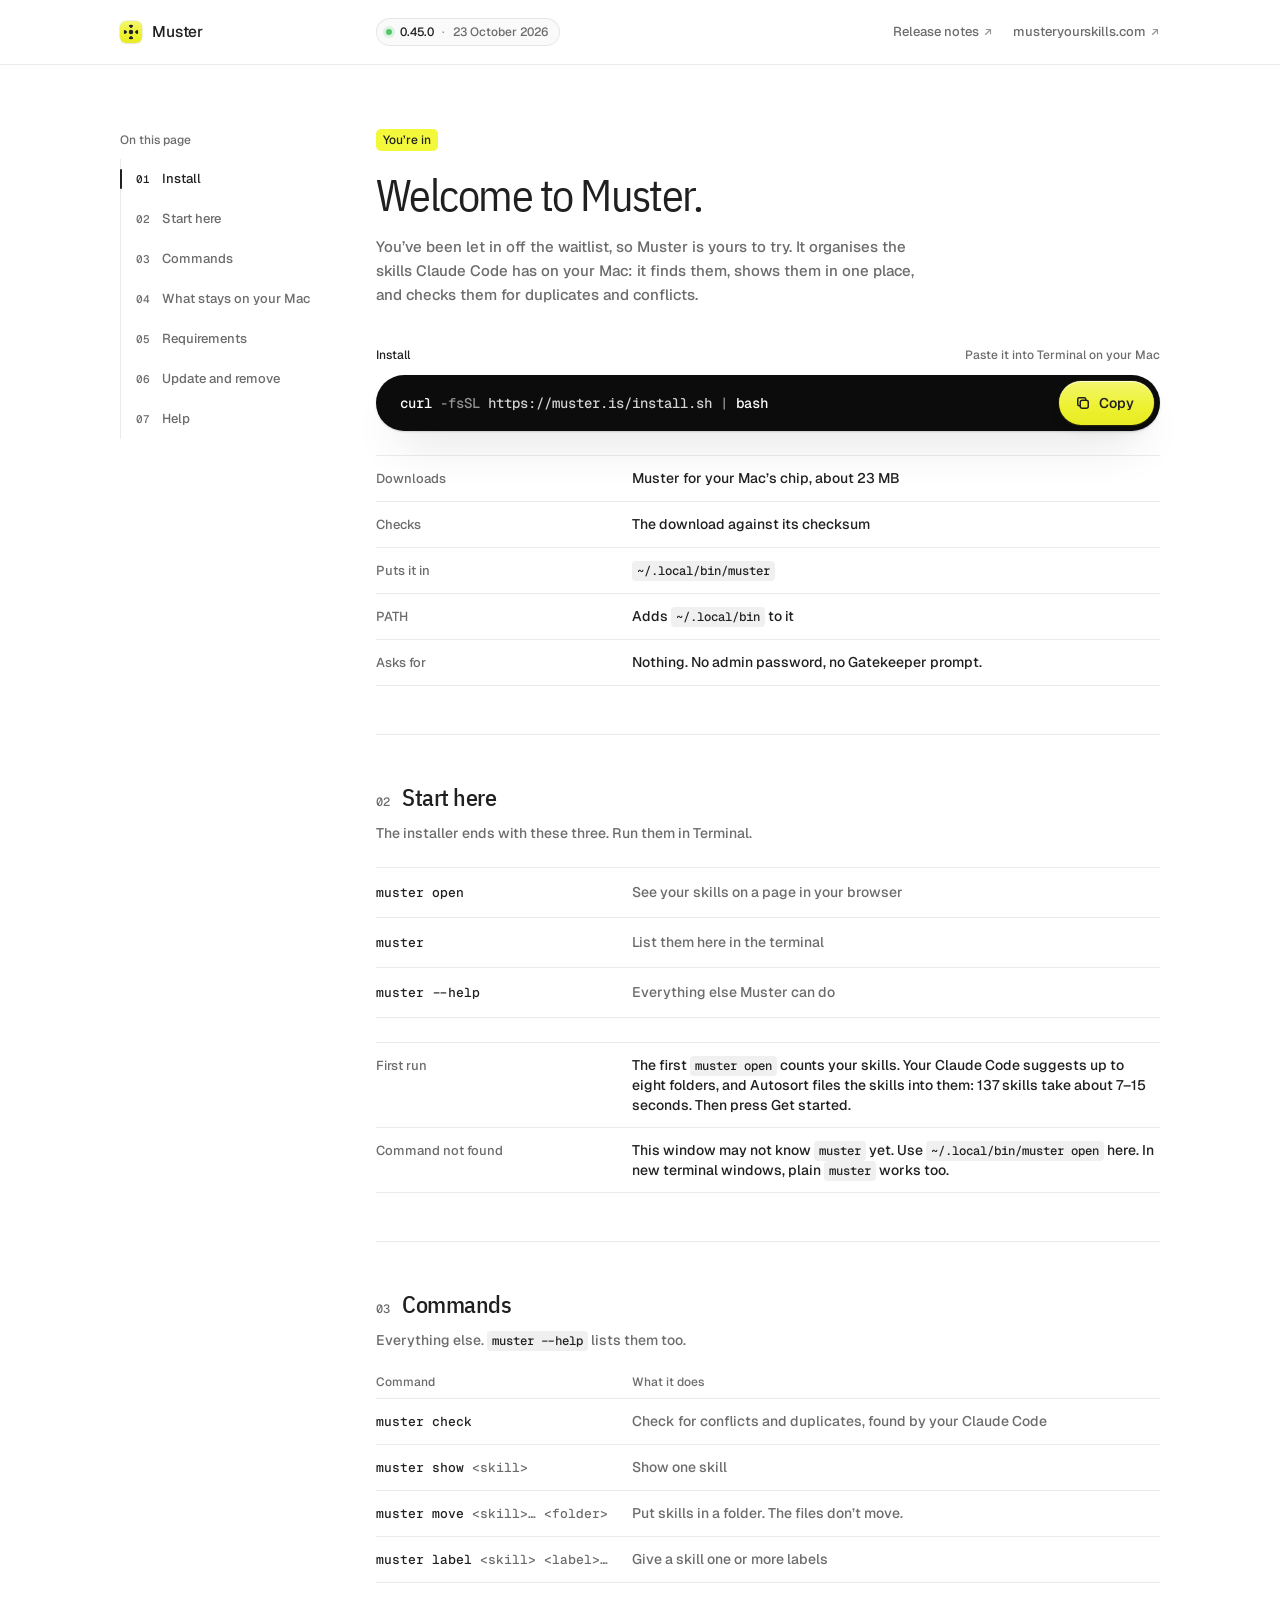
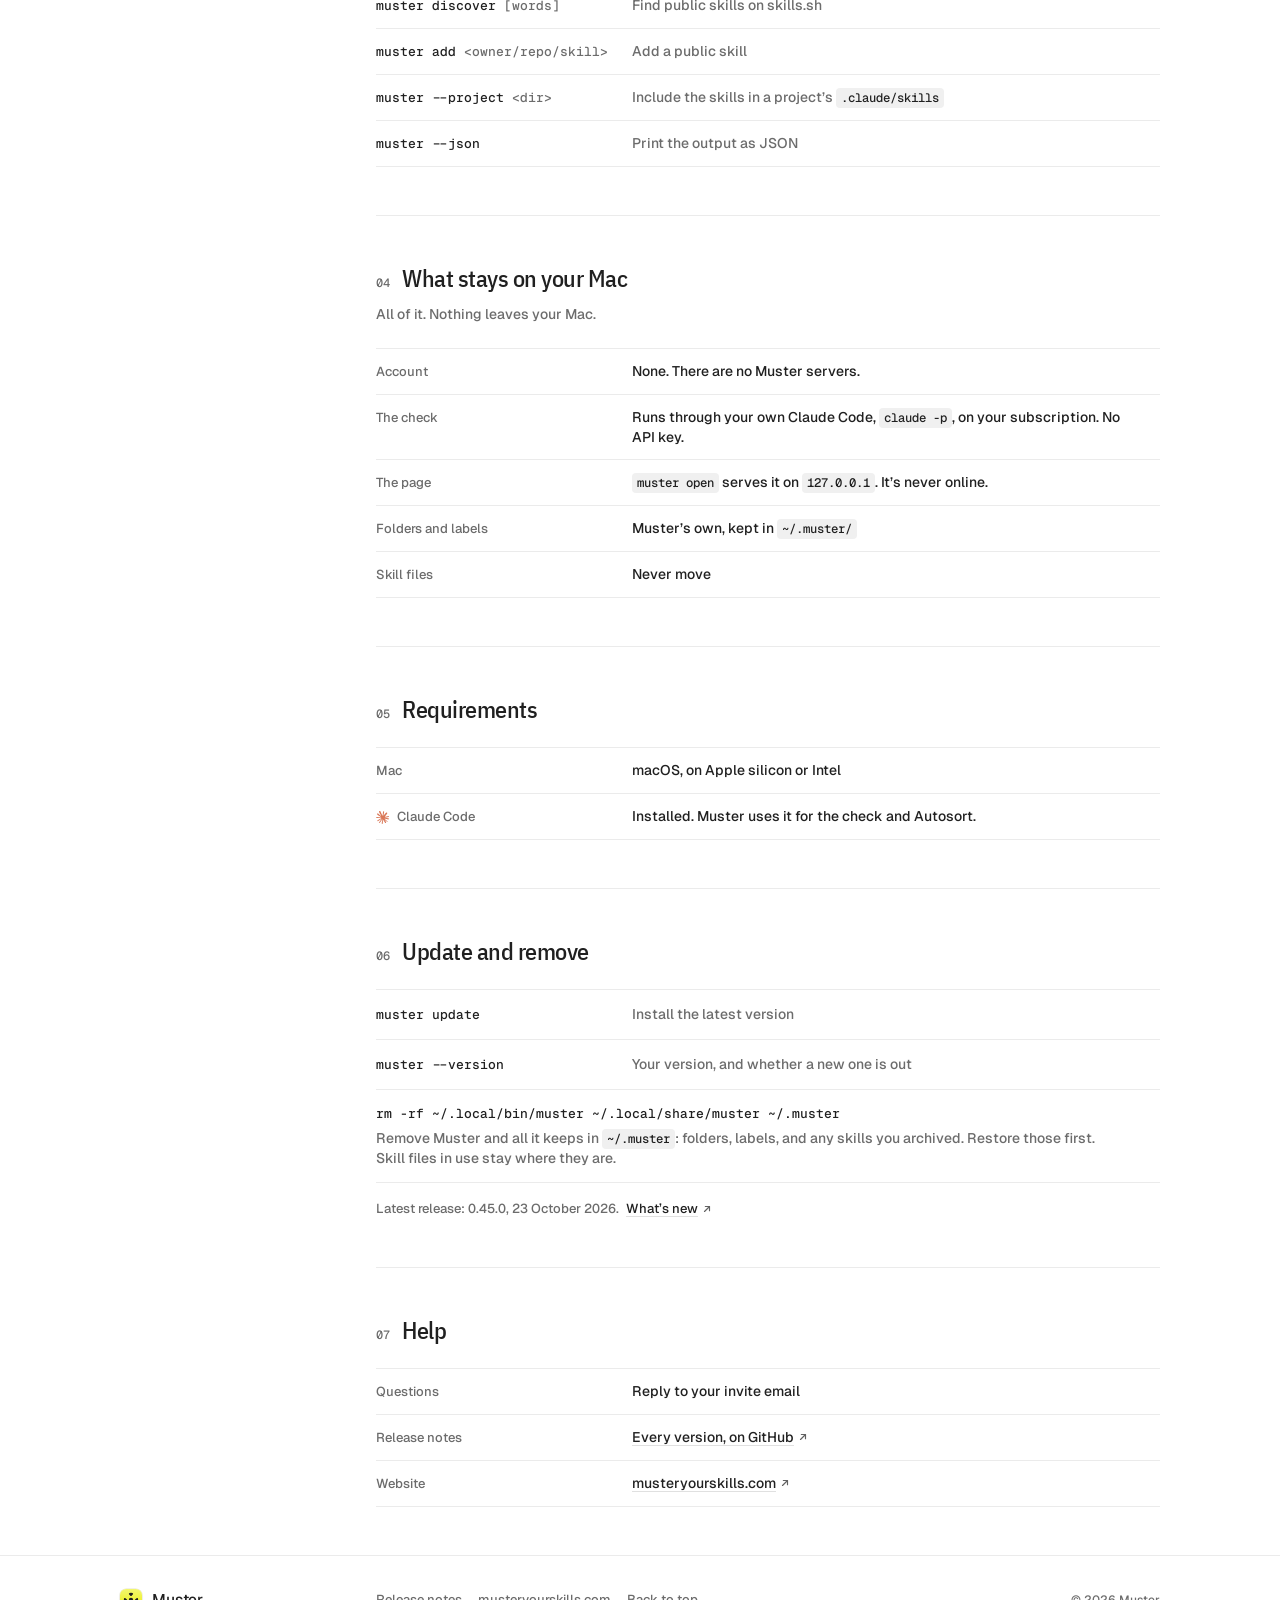
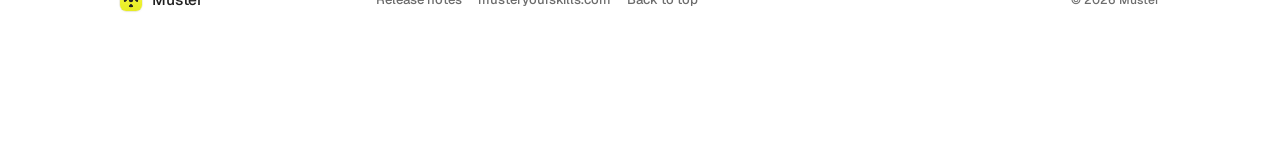
<file: index.html>
<!doctype html>
<!-- Generated by variants/build.py from variants/*/. Edit those files, then run python3 variants/build.py. -->
<html lang="en">
<head>
  <meta charset="utf-8" />
  <meta name="viewport" content="width=device-width, initial-scale=1" />
  <title>Muster: you’re in</title>
  <meta name="description" content="Muster organises the skills Claude Code has on your Mac. It finds them, shows them in one place, and checks them for duplicates and conflicts. Nothing leaves your Mac." />
  <meta name="theme-color" content="#ffffff" />
  <meta property="og:title" content="Muster: you’re in" />
  <meta property="og:description" content="Install Muster with one line: curl -fsSL https://muster.is/install.sh | bash" />
  <meta property="og:type" content="website" />
  <link rel="icon" href="assets/favicon.svg" type="image/svg+xml" />
  <link rel="preconnect" href="https://fonts.googleapis.com" />
  <link rel="preconnect" href="https://fonts.gstatic.com" crossorigin />
  <link href="https://fonts.googleapis.com/css2?family=IBM+Plex+Sans+Condensed:wght@400;500&family=Geist:wght@300..600&family=Geist+Mono:wght@400;500&display=swap" rel="stylesheet" />
  <link rel="stylesheet" href="assets/brand.css" />
  <link rel="stylesheet" href="variants/manual/style.css" />
  <link rel="stylesheet" href="variants/picker.css" />
  <script>window.musterVariants = {}</script>
</head>
<body>
<div class="variant" data-variant-root="manual" data-variant-label="Manual" hidden>
<header class="mn-head" id="manual-top">
  <div class="mn-wrap mn-head__in">
    <a class="brand mn-brand" href="#manual-top"><span class="brand__mark" aria-hidden="true"></span><span>Muster</span></a>
    <div class="mn-head__bar">
      <p class="mn-release"><span class="mn-release__dot" aria-hidden="true"></span><span class="sr-only">Latest release: </span><span data-release="version">0.45.0</span><span class="mn-release__date"><span class="mn-release__sep" aria-hidden="true">·</span><time data-release="date" datetime="2026-10-23">23 October 2026</time></span></p>
      <nav class="mn-head__nav" aria-label="Elsewhere">
        <a href="https://github.com/musteryourskills/releases/releases">Release notes<svg class="mn-arrow" viewBox="0 0 12 12" aria-hidden="true"><path d="M4 3h5v5M9 3 3 9"/></svg></a>
        <a href="https://musteryourskills.com">musteryourskills.com<svg class="mn-arrow" viewBox="0 0 12 12" aria-hidden="true"><path d="M4 3h5v5M9 3 3 9"/></svg></a>
      </nav>
    </div>
  </div>
</header>

<main class="mn-wrap mn-layout">
  <nav class="mn-toc" aria-label="On this page">
    <p class="mn-toc__label">On this page</p>
    <div class="mn-toc__list">
      <ol>
        <li><a href="#manual-install"><span class="mn-toc__n" aria-hidden="true">01</span>Install</a></li>
        <li><a href="#manual-start"><span class="mn-toc__n" aria-hidden="true">02</span>Start here</a></li>
        <li><a href="#manual-commands"><span class="mn-toc__n" aria-hidden="true">03</span>Commands</a></li>
        <li><a href="#manual-local"><span class="mn-toc__n" aria-hidden="true">04</span>What stays on your Mac</a></li>
        <li><a href="#manual-needs"><span class="mn-toc__n" aria-hidden="true">05</span>Requirements</a></li>
        <li><a href="#manual-update"><span class="mn-toc__n" aria-hidden="true">06</span>Update and remove</a></li>
        <li><a href="#manual-help"><span class="mn-toc__n" aria-hidden="true">07</span>Help</a></li>
      </ol>
      <span class="mn-toc__mark" aria-hidden="true"></span>
    </div>
  </nav>

  <div class="mn-body">
    <section class="mn-sec mn-sec--intro" id="manual-install" aria-labelledby="manual-title">
      <p class="eyebrow">You’re in</p>
      <h1 class="mn-title" id="manual-title">Welcome to Muster<span data-manual-name></span>.</h1>
      <p class="mn-lede">You’ve been let in off the waitlist, so Muster is yours to try. It organises the skills Claude Code has on your Mac: it finds them, shows them in one place, and checks them for duplicates and conflicts.</p>

      <div class="mn-install">
        <div class="mn-install__head">
          <h2 class="mn-label" id="manual-install-h">Install</h2>
          <p class="mn-label__aside">Paste it into Terminal on your Mac</p>
        </div>
        <div class="mn-cmd">
          <code class="mn-cmd__code"><span class="mn-nw"><span class="mn-c-bin">curl</span> <span class="mn-c-dim">-fsSL</span></span> <span class="mn-nw">https://muster.is/install.sh</span> <span class="mn-nw"><span class="mn-c-dim">|</span> <span class="mn-c-bin">bash</span></span></code>
          <button type="button" class="btn btn--primary mn-cmd__copy" data-copy="curl -fsSL https://muster.is/install.sh | bash" aria-label="Copy the install command">
            <span class="mn-ico" aria-hidden="true"><svg viewBox="0 0 16 16"><rect x="5.25" y="5.25" width="8" height="8" rx="2"/><path d="M10.75 5.25v-1a1.5 1.5 0 0 0-1.5-1.5h-5a1.5 1.5 0 0 0-1.5 1.5v5a1.5 1.5 0 0 0 1.5 1.5h1"/></svg><svg viewBox="0 0 16 16"><path d="m3.5 8.5 3 3 6-7"/></svg></span>
            <span class="mn-cmd__labels copy-swap" aria-hidden="true"><span>Copy</span><span>Copied</span></span>
          </button>
        </div>
        <dl class="mn-spec mn-spec--install">
          <div><dt>Downloads</dt><dd>Muster for your Mac’s chip, about 23&nbsp;MB</dd></div>
          <div><dt>Checks</dt><dd>The download against its checksum</dd></div>
          <div><dt>Puts it in</dt><dd><code>~/.local/bin/muster</code></dd></div>
          <div><dt>PATH</dt><dd>Adds <code>~/.local/bin</code> to it</dd></div>
          <div><dt>Asks for</dt><dd>Nothing. No admin password, no Gatekeeper prompt.</dd></div>
        </dl>
      </div>
    </section>

    <section class="mn-sec" id="manual-start" aria-labelledby="manual-start-h">
      <h2 class="mn-h2" id="manual-start-h"><span class="mn-n" aria-hidden="true">02</span>Start here</h2>
      <p class="mn-p">The installer ends with these three. Run them in Terminal.</p>
      <ul class="mn-rows">
        <li class="mn-row">
          <code class="mn-row__cmd">muster open</code>
          <p class="mn-row__desc">See your skills on a page in your browser</p>
          <button type="button" class="mn-copy" data-copy="muster open" aria-label="Copy muster open"><span class="mn-ico" aria-hidden="true"><svg viewBox="0 0 16 16"><rect x="5.25" y="5.25" width="8" height="8" rx="2"/><path d="M10.75 5.25v-1a1.5 1.5 0 0 0-1.5-1.5h-5a1.5 1.5 0 0 0-1.5 1.5v5a1.5 1.5 0 0 0 1.5 1.5h1"/></svg><svg viewBox="0 0 16 16"><path d="m3.5 8.5 3 3 6-7"/></svg></span></button>
        </li>
        <li class="mn-row">
          <code class="mn-row__cmd">muster</code>
          <p class="mn-row__desc">List them here in the terminal</p>
          <button type="button" class="mn-copy" data-copy="muster" aria-label="Copy muster"><span class="mn-ico" aria-hidden="true"><svg viewBox="0 0 16 16"><rect x="5.25" y="5.25" width="8" height="8" rx="2"/><path d="M10.75 5.25v-1a1.5 1.5 0 0 0-1.5-1.5h-5a1.5 1.5 0 0 0-1.5 1.5v5a1.5 1.5 0 0 0 1.5 1.5h1"/></svg><svg viewBox="0 0 16 16"><path d="m3.5 8.5 3 3 6-7"/></svg></span></button>
        </li>
        <li class="mn-row">
          <code class="mn-row__cmd">muster --help</code>
          <p class="mn-row__desc">Everything else Muster can do</p>
          <button type="button" class="mn-copy" data-copy="muster --help" aria-label="Copy muster --help"><span class="mn-ico" aria-hidden="true"><svg viewBox="0 0 16 16"><rect x="5.25" y="5.25" width="8" height="8" rx="2"/><path d="M10.75 5.25v-1a1.5 1.5 0 0 0-1.5-1.5h-5a1.5 1.5 0 0 0-1.5 1.5v5a1.5 1.5 0 0 0 1.5 1.5h1"/></svg><svg viewBox="0 0 16 16"><path d="m3.5 8.5 3 3 6-7"/></svg></span></button>
        </li>
      </ul>
      <dl class="mn-spec">
        <div><dt>First run</dt><dd>The first <code>muster open</code> counts your skills. Your Claude Code suggests up to eight folders, and Autosort files the skills into them: 137 skills take about 7–15 seconds. Then press Get started.</dd></div>
        <div><dt>Command not found</dt><dd>This window may not know <code>muster</code> yet. Use <code>~/.local/bin/muster open</code> here. In new terminal windows, plain <code>muster</code> works too.</dd></div>
      </dl>
    </section>

    <section class="mn-sec" id="manual-commands" aria-labelledby="manual-commands-h">
      <h2 class="mn-h2" id="manual-commands-h"><span class="mn-n" aria-hidden="true">03</span>Commands</h2>
      <p class="mn-p">Everything else. <code>muster --help</code> lists them too.</p>
      <table class="mn-table">
        <thead><tr><th scope="col">Command</th><th scope="col">What it does</th></tr></thead>
        <tbody>
          <tr><td><code>muster check</code></td><td>Check for conflicts and duplicates, found by your Claude Code</td></tr>
          <tr><td><code>muster show <span class="mn-ph">&lt;<var>skill</var>&gt;</span></code></td><td>Show one skill</td></tr>
          <tr><td><code>muster move <span class="mn-ph">&lt;<var>skill</var>&gt;…</span> <span class="mn-ph">&lt;<var>folder</var>&gt;</span></code></td><td>Put skills in a folder. The files don’t move.</td></tr>
          <tr><td><code>muster label <span class="mn-ph">&lt;<var>skill</var>&gt;</span> <span class="mn-ph">&lt;<var>label</var>&gt;…</span></code></td><td>Give a skill one or more labels</td></tr>
          <tr><td><code>muster discover <span class="mn-ph">[<var>words</var>]</span></code></td><td>Find public skills on skills.sh</td></tr>
          <tr><td><code>muster add <span class="mn-ph">&lt;<var>owner/repo/skill</var>&gt;</span></code></td><td>Add a public skill</td></tr>
          <tr><td><code>muster --project <span class="mn-ph">&lt;<var>dir</var>&gt;</span></code></td><td>Include the skills in a project’s <code>.claude/skills</code></td></tr>
          <tr><td><code>muster --json</code></td><td>Print the output as JSON</td></tr>
        </tbody>
      </table>
    </section>

    <section class="mn-sec" id="manual-local" aria-labelledby="manual-local-h">
      <h2 class="mn-h2" id="manual-local-h"><span class="mn-n" aria-hidden="true">04</span>What stays on your Mac</h2>
      <p class="mn-p">All of it. Nothing leaves your Mac.</p>
      <dl class="mn-spec">
        <div><dt>Account</dt><dd>None. There are no Muster servers.</dd></div>
        <div><dt>The check</dt><dd>Runs through your own Claude Code, <code>claude -p</code>, on your subscription. No API key.</dd></div>
        <div><dt>The page</dt><dd><code>muster open</code> serves it on <code>127.0.0.1</code>. It’s never online.</dd></div>
        <div><dt>Folders and labels</dt><dd>Muster’s own, kept in <code>~/.muster/</code></dd></div>
        <div><dt>Skill files</dt><dd>Never move</dd></div>
      </dl>
    </section>

    <section class="mn-sec" id="manual-needs" aria-labelledby="manual-needs-h">
      <h2 class="mn-h2" id="manual-needs-h"><span class="mn-n" aria-hidden="true">05</span>Requirements</h2>
      <dl class="mn-spec">
        <div><dt>Mac</dt><dd>macOS, on Apple silicon or Intel</dd></div>
        <div><dt><span class="mn-claude" aria-hidden="true"></span>Claude Code</dt><dd>Installed. Muster uses it for the check and Autosort.</dd></div>
      </dl>
    </section>

    <section class="mn-sec" id="manual-update" aria-labelledby="manual-update-h">
      <h2 class="mn-h2" id="manual-update-h"><span class="mn-n" aria-hidden="true">06</span>Update and remove</h2>
      <ul class="mn-rows">
        <li class="mn-row">
          <code class="mn-row__cmd">muster update</code>
          <p class="mn-row__desc">Install the latest version</p>
          <button type="button" class="mn-copy" data-copy="muster update" aria-label="Copy muster update"><span class="mn-ico" aria-hidden="true"><svg viewBox="0 0 16 16"><rect x="5.25" y="5.25" width="8" height="8" rx="2"/><path d="M10.75 5.25v-1a1.5 1.5 0 0 0-1.5-1.5h-5a1.5 1.5 0 0 0-1.5 1.5v5a1.5 1.5 0 0 0 1.5 1.5h1"/></svg><svg viewBox="0 0 16 16"><path d="m3.5 8.5 3 3 6-7"/></svg></span></button>
        </li>
        <li class="mn-row">
          <code class="mn-row__cmd">muster --version</code>
          <p class="mn-row__desc">Your version, and whether a new one is out</p>
          <button type="button" class="mn-copy" data-copy="muster --version" aria-label="Copy muster --version"><span class="mn-ico" aria-hidden="true"><svg viewBox="0 0 16 16"><rect x="5.25" y="5.25" width="8" height="8" rx="2"/><path d="M10.75 5.25v-1a1.5 1.5 0 0 0-1.5-1.5h-5a1.5 1.5 0 0 0-1.5 1.5v5a1.5 1.5 0 0 0 1.5 1.5h1"/></svg><svg viewBox="0 0 16 16"><path d="m3.5 8.5 3 3 6-7"/></svg></span></button>
        </li>
        <li class="mn-row mn-row--wide">
          <code class="mn-row__cmd"><span class="mn-nw">rm -rf</span> <span class="mn-nw">~/.local/bin/muster</span> <span class="mn-nw">~/.local/share/muster</span> <span class="mn-nw">~/.muster</span></code>
          <p class="mn-row__desc">Remove Muster and all it keeps in <code>~/.muster</code>: folders, labels, and any skills you archived. Restore those first. Skill files in use stay where they are.</p>
          <button type="button" class="mn-copy" data-copy="rm -rf ~/.local/bin/muster ~/.local/share/muster ~/.muster" aria-label="Copy the remove command"><span class="mn-ico" aria-hidden="true"><svg viewBox="0 0 16 16"><rect x="5.25" y="5.25" width="8" height="8" rx="2"/><path d="M10.75 5.25v-1a1.5 1.5 0 0 0-1.5-1.5h-5a1.5 1.5 0 0 0-1.5 1.5v5a1.5 1.5 0 0 0 1.5 1.5h1"/></svg><svg viewBox="0 0 16 16"><path d="m3.5 8.5 3 3 6-7"/></svg></span></button>
        </li>
      </ul>
      <p class="mn-meta">Latest release: <span data-release="version">0.45.0</span>, <time data-release="date" datetime="2026-10-23">23 October 2026</time>. <a class="mn-link" data-release="url" href="https://github.com/musteryourskills/releases/releases">What’s new<svg class="mn-arrow" viewBox="0 0 12 12" aria-hidden="true"><path d="M4 3h5v5M9 3 3 9"/></svg></a></p>
    </section>

    <section class="mn-sec" id="manual-help" aria-labelledby="manual-help-h">
      <h2 class="mn-h2" id="manual-help-h"><span class="mn-n" aria-hidden="true">07</span>Help</h2>
      <dl class="mn-spec">
        <div><dt>Questions</dt><dd>Reply to your invite email</dd></div>
        <div><dt>Release notes</dt><dd><a class="mn-link" href="https://github.com/musteryourskills/releases/releases">Every version, on GitHub<svg class="mn-arrow" viewBox="0 0 12 12" aria-hidden="true"><path d="M4 3h5v5M9 3 3 9"/></svg></a></dd></div>
        <div><dt>Website</dt><dd><a class="mn-link" href="https://musteryourskills.com">musteryourskills.com<svg class="mn-arrow" viewBox="0 0 12 12" aria-hidden="true"><path d="M4 3h5v5M9 3 3 9"/></svg></a></dd></div>
      </dl>
    </section>
  </div>
</main>

<footer class="mn-foot">
  <div class="mn-wrap mn-foot__in">
    <a class="brand mn-brand" href="#manual-top"><span class="brand__mark" aria-hidden="true"></span><span>Muster</span></a>
    <div class="mn-foot__bar">
      <nav class="mn-foot__links" aria-label="Footer">
        <a href="https://github.com/musteryourskills/releases/releases">Release notes</a>
        <a href="https://musteryourskills.com">musteryourskills.com</a>
        <a href="#manual-top">Back to top</a>
      </nav>
      <p class="mn-foot__small">© 2026 Muster</p>
    </div>
  </div>
</footer>
</div>
<script src="assets/site.js"></script>
<script src="variants/manual/script.js"></script>
<script src="variants/picker.js"></script>
</body>
</html>
</file>
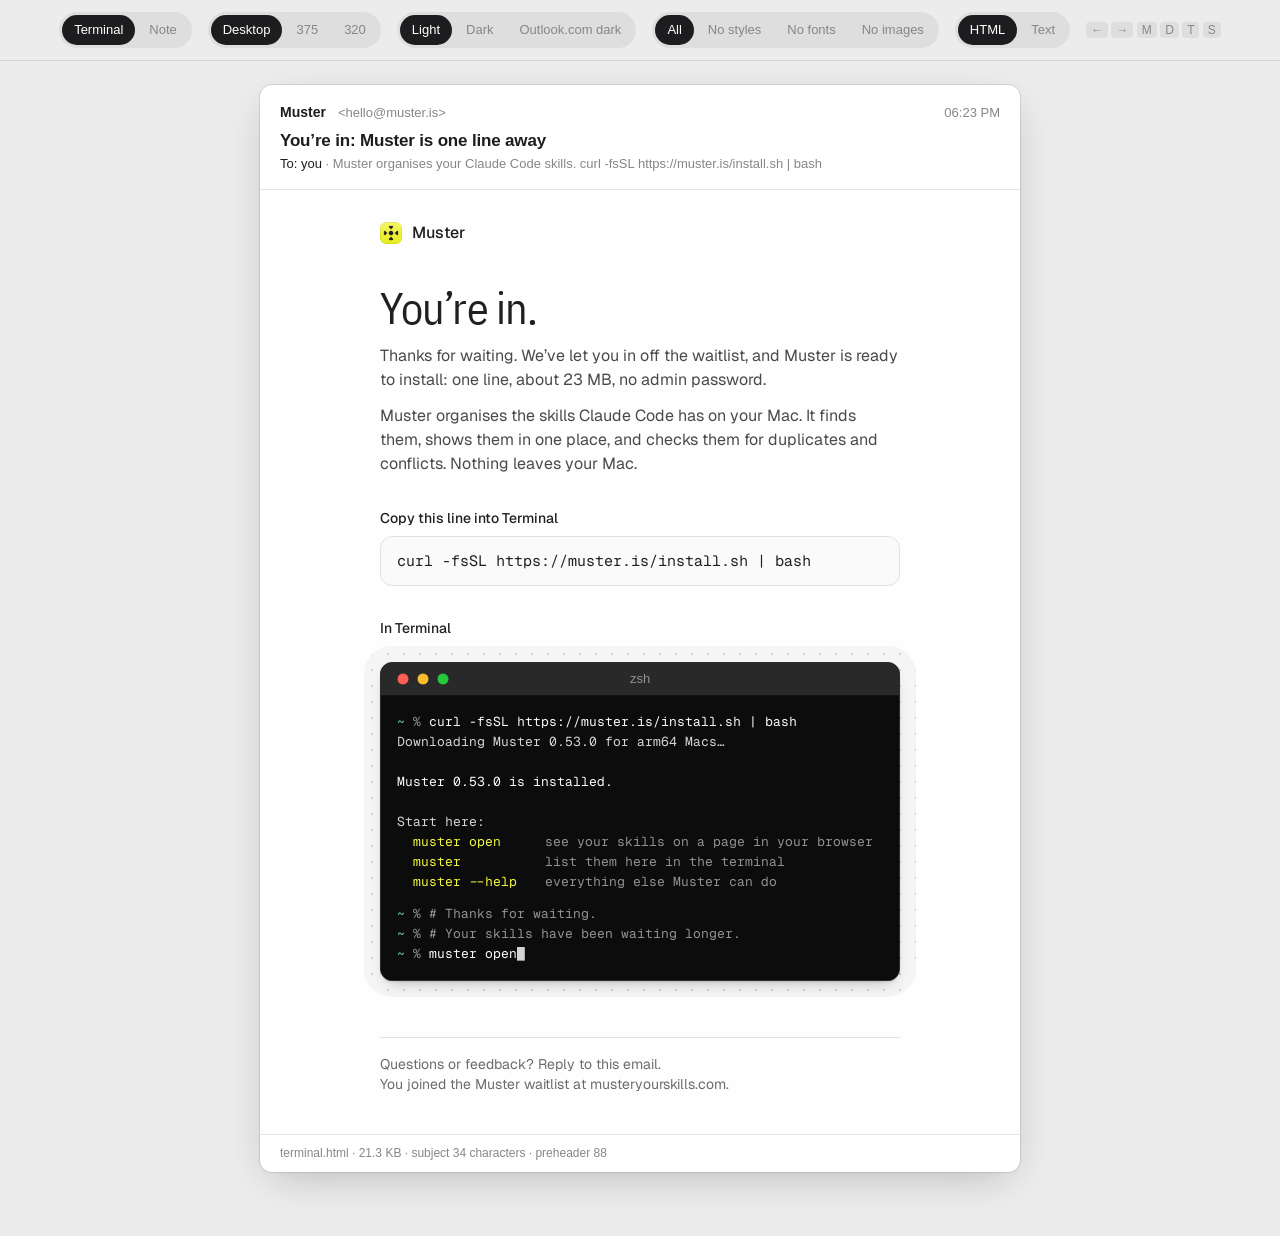
<file: emails/index.html>
<!doctype html>
<!-- The email preview (harness only; delete with the losers). Each email is a standalone,
     send-ready file beside this one: <name>.html and its plain-text part <name>.txt.
     ?email=<name>&width=desktop|mobile|small&scheme=light|dark|outlook&part=html|text&strip=none|styles|fonts|images
     ← → step through the emails, 1–9 jump to one, M width, D appearance, T text, S what's stripped. -->
<html lang="en">
<head>
  <meta charset="utf-8" />
  <meta name="viewport" content="width=device-width, initial-scale=1" />
  <meta name="robots" content="noindex" />
  <title>Muster: invitation emails</title>
  <link rel="icon" href="../assets/favicon.svg" type="image/svg+xml" />
  <style>
    /* Deliberately outside the design system, like variants/picker.css: a neutral mail client. */
    :root { color-scheme: light dark; --bg: #ececec; --pane: #fff; --ink: #1d1d1f; --dim: #86868b; --line: rgb(0 0 0 / .1); --chip: rgb(0 0 0 / .06); --on: #1d1d1f; --on-ink: #fff; }
    html[data-scheme="dark"], html[data-scheme="outlook"] { --bg: #161616; --pane: #1e1e1e; --ink: #f5f5f7; --dim: #98989d; --line: rgb(255 255 255 / .1); --chip: rgb(255 255 255 / .08); --on: #f5f5f7; --on-ink: #1d1d1f; }
    * { box-sizing: border-box; }
    body { margin: 0; min-height: 100vh; background: var(--bg); color: var(--ink); font: 13px/1.4 -apple-system, BlinkMacSystemFont, "Segoe UI", sans-serif; -webkit-font-smoothing: antialiased; }
    .bar { position: sticky; top: 0; z-index: 2; display: flex; flex-wrap: wrap; align-items: center; justify-content: center; gap: 8px 16px; padding: 12px 16px; background: color-mix(in srgb, var(--bg) 88%, transparent); backdrop-filter: blur(12px); -webkit-backdrop-filter: blur(12px); border-bottom: 1px solid var(--line); }
    .seg { display: flex; gap: 2px; padding: 3px; border-radius: 999px; background: var(--chip); }
    .seg button { padding: 6px 12px; border: 0; border-radius: 999px; background: none; color: var(--dim); font: inherit; cursor: pointer; }
    .seg button:hover { color: var(--ink); }
    .seg button[aria-pressed="true"] { background: var(--on); color: var(--on-ink); }
    .seg button:focus-visible { outline: 2px solid var(--ink); outline-offset: 2px; }
    .keys { color: var(--dim); font-size: 12px; }
    .keys kbd { font: inherit; padding: 1px 5px; border-radius: 4px; background: var(--chip); }
    .stage { display: flex; justify-content: center; padding: 24px 16px 64px; }
    .client { width: 100%; max-width: 760px; border-radius: 12px; background: var(--pane); box-shadow: 0 0 0 1px var(--line), 0 12px 40px -12px rgb(0 0 0 / .25); overflow: hidden; transition: max-width .3s cubic-bezier(.23, 1, .32, 1); }
    html[data-width="mobile"] .client { max-width: 375px; border-radius: 28px; }
    html[data-width="small"] .client { max-width: 320px; border-radius: 24px; }
    .head { padding: 18px 20px 16px; border-bottom: 1px solid var(--line); }
    .row { display: flex; align-items: baseline; gap: 12px; }
    .from { font-weight: 600; font-size: 14px; }
    .addr { color: var(--dim); }
    .when { margin-left: auto; color: var(--dim); white-space: nowrap; }
    .subject { margin: 6px 0 2px; font-size: 17px; font-weight: 600; letter-spacing: -.01em; }
    .pre { margin: 0; color: var(--dim); white-space: nowrap; overflow: hidden; text-overflow: ellipsis; }
    .pre b { color: var(--ink); font-weight: 400; }
    .pre .cut { opacity: .45; }
    iframe { display: block; width: 100%; height: 600px; border: 0; background: var(--pane); }
    pre.text { margin: 0; padding: 24px 20px 32px; font: 13px/1.6 ui-monospace, "SF Mono", Menlo, monospace; white-space: pre-wrap; overflow-wrap: anywhere; }
    .meta { margin: 0; padding: 10px 20px; border-top: 1px solid var(--line); color: var(--dim); font-size: 12px; }
  </style>
</head>
<body>
  <nav class="bar" aria-label="Preview">
    <div class="seg" data-group="email" role="group" aria-label="Email"></div>
    <div class="seg" data-group="width" role="group" aria-label="Width"><button type="button" data-value="desktop">Desktop</button><button type="button" data-value="mobile">375</button><button type="button" data-value="small">320</button></div>
    <div class="seg" data-group="scheme" role="group" aria-label="Appearance"><button type="button" data-value="light">Light</button><button type="button" data-value="dark">Dark</button><button type="button" data-value="outlook" title="Outlook.com dark: the [data-ogsc]/[data-ogsb] rules, without prefers-color-scheme">Outlook.com dark</button></div>
    <div class="seg" data-group="strip" role="group" aria-label="Strip"><button type="button" data-value="none">All</button><button type="button" data-value="styles" title="No style blocks or links: the Gmail app with non-Google accounts, forwards">No styles</button><button type="button" data-value="fonts" title="No web fonts: Gmail, Outlook">No fonts</button><button type="button" data-value="images" title="Images off">No images</button></div>
    <div class="seg" data-group="part" role="group" aria-label="Part"><button type="button" data-value="html">HTML</button><button type="button" data-value="text">Text</button></div>
    <span class="keys"><kbd>←</kbd> <kbd>→</kbd> <kbd>M</kbd> <kbd>D</kbd> <kbd>T</kbd> <kbd>S</kbd></span>
  </nav>

  <main class="stage">
    <article class="client" aria-live="polite">
      <header class="head">
        <div class="row"><span class="from">Muster</span><span class="addr" data-from></span><span class="when" data-when></span></div>
        <h1 class="subject" data-subject></h1>
        <p class="pre"><b>To: you</b> · <span data-preheader></span></p>
      </header>
      <iframe title="The email" data-frame></iframe>
      <pre class="text" data-text hidden></pre>
      <p class="meta" data-meta></p>
    </article>
  </main>

  <script>
    // The emails, in picker order. Keep in step with the files in this folder.
    const EMAILS = [['terminal', 'Terminal'], ['note', 'Note']]
    const FROM = 'hello@muster.is'
    const GROUPS = { email: EMAILS.map(([n]) => n), width: ['desktop', 'mobile', 'small'], scheme: ['light', 'dark', 'outlook'], part: ['html', 'text'], strip: ['none', 'styles', 'fonts', 'images'] }
    const $ = (s) => document.querySelector(s)
    const frame = $('[data-frame]'), text = $('[data-text]')
    const cache = new Map()

    $('[data-group="email"]').innerHTML = EMAILS.map(([n, l]) => `<button type="button" data-value="${n}">${l}</button>`).join('')
    const params = new URLSearchParams(location.search)
    const state = Object.fromEntries(Object.entries(GROUPS).map(([k, v]) => [k, v.includes(params.get(k)) ? params.get(k) : v[0]]))
    $('[data-when]').textContent = new Date().toLocaleTimeString([], { hour: '2-digit', minute: '2-digit' })
    $('[data-from]').textContent = `<${FROM}>`

    const get = (url) => cache.get(url) || cache.set(url, fetch(url, { cache: 'no-store' }).then((r) => (r.ok ? r.text() : ''))).get(url)

    // The emails point at https://muster.is/assets/… so they work once sent. Here they load from this
    // checkout instead, so a local preview shows images before they're deployed.
    // Dark previews as Apple Mail does it: the email's prefers-color-scheme rules apply, and the frame's own
    // colour scheme is pinned so the browser's defaults follow the toggle, not the OS. Outlook.com dark puts
    // data-ogsc/data-ogsb on <html> and leaves prefers-color-scheme off, as Outlook.com does. Gmail's forced
    // inversion can't be shown here; it needs a real send.
    const prepare = (html, scheme, strip) => {
      const bust = Date.now() // a changed image shows on reload, not the browser's old copy
      html = html.replace(/https:\/\/muster\.is\/assets\/([^"')\s]+)/g, (_, file) => `${new URL('../assets/', location.href).href}${file}?v=${bust}`)
      const dark = scheme === 'dark'
      html = html
        .replace(/\(\s*prefers-color-scheme\s*:\s*dark\s*\)/g, dark ? '(min-width:0px)' : '(max-width:0px)')
        .replace(/\(\s*prefers-color-scheme\s*:\s*light\s*\)/g, dark ? '(max-width:0px)' : '(min-width:0px)')
      if (scheme === 'outlook') html = html.replace(/<html\b/i, '<html data-ogsc data-ogsb')
      if (strip === 'styles') html = html.replace(/<style\b[\s\S]*?<\/style>/gi, '').replace(/<link\b[^>]*>/gi, '')
      if (strip === 'fonts') html = html.replace(/<link\b[^>]*fonts\.googleapis[^>]*>/gi, '')
      if (strip === 'images') html = html.replace(/(<img\b[^>]*?\s)src="[^"]*"/gi, '$1src=""').replace(/url\([^)]*\)/gi, 'none').replace(/\sbackground="[^"]*"/gi, '')
      // added last, so "No styles" keeps them too: the pinned scheme, and links that open in a new tab as a
      // mail client opens them in the browser (not inside the email, where the page would replace it)
      return html.replace(/<\/head>/i, `<base target="_blank"><style>:root{color-scheme:${dark ? 'dark' : 'light'} only !important}</style></head>`)
    }

    let renderId = 0
    async function render() {
      const id = ++renderId
      document.documentElement.dataset.width = state.width
      document.documentElement.dataset.scheme = state.scheme
      document.querySelectorAll('.seg').forEach((seg) => seg.querySelectorAll('button').forEach((b) => b.setAttribute('aria-pressed', String(b.dataset.value === state[seg.dataset.group]))))
      const url = new URL(location.href)
      Object.entries(state).forEach(([k, v]) => url.searchParams.set(k, v))
      history.replaceState(null, '', url)

      const [html, txt] = await Promise.all([get(`${state.email}.html`), get(`${state.email}.txt`)])
      if (id !== renderId) return
      const doc = new DOMParser().parseFromString(html, 'text/html')
      $('[data-subject]').textContent = doc.title || '(no subject)'
      // phones show about 90 characters of preview: the rest is dimmed
      const pre = (doc.querySelector('[data-preheader]')?.textContent || '').replace(/[\u034f\u200c\u2007\u00ad\ufeff\s]+/g, ' ').trim()
      const preEl = $('[data-preheader]')
      preEl.textContent = pre.slice(0, 90)
      if (pre.length > 90) preEl.append(Object.assign(document.createElement('span'), { className: 'cut', textContent: pre.slice(90) }))
      const kb = new Blob([html]).size / 1024
      $('[data-meta]').textContent = `${state.email}.html · ${kb.toFixed(1)} KB${kb > 102 ? ' · over Gmail’s 102 KB clip' : kb > 75 ? ' · near Gmail’s clip once an ESP rewrites links' : ''} · subject ${doc.title.length} characters · preheader ${pre.length}`

      text.hidden = state.part !== 'text'
      frame.hidden = state.part !== 'html'
      if (state.part === 'text') { text.textContent = txt || '(no plain-text part yet)'; return }
      frame.srcdoc = prepare(html, state.scheme, state.strip)
    }

    // The iframe takes the email's height, so the page scrolls like a mail client does
    const fit = () => { try { frame.style.height = `${frame.contentDocument.documentElement.scrollHeight}px` } catch {} }
    let watching = null
    frame.addEventListener('load', () => {
      fit()
      frame.contentDocument?.fonts?.ready.then(fit)
      watching?.disconnect()
      watching = new ResizeObserver(fit)
      if (frame.contentDocument?.body) watching.observe(frame.contentDocument.body)
    })

    document.querySelectorAll('.seg').forEach((seg) => seg.addEventListener('click', (e) => {
      const b = e.target.closest('button'); if (!b) return
      state[seg.dataset.group] = b.dataset.value; render()
    }))
    const flip = (k) => { const v = GROUPS[k]; state[k] = v[(v.indexOf(state[k]) + 1) % v.length]; render() }
    document.addEventListener('keydown', (e) => {
      if (e.metaKey || e.ctrlKey || e.altKey) return
      const v = GROUPS.email, at = v.indexOf(state.email)
      if (e.key === 'ArrowRight') { state.email = v[(at + 1) % v.length]; render() }
      else if (e.key === 'ArrowLeft') { state.email = v[(at - 1 + v.length) % v.length]; render() }
      else if (/^[1-9]$/.test(e.key) && v[+e.key - 1]) { state.email = v[+e.key - 1]; render() }
      else if (e.key === 'm' || e.key === 'M') flip('width')
      else if (e.key === 'd' || e.key === 'D') flip('scheme')
      else if (e.key === 't' || e.key === 'T') flip('part')
      else if (e.key === 's' || e.key === 'S') flip('strip')
    })
    render()
  </script>
</body>
</html>
</file>
<file: assets/brand.css>
/* ==========================================================================
   muster.is — the brand, shared by every variant.
   Tokens come from the landing page (musteryourskills.com, styles.css :root)
   and the CLI's page (cli/src/lib/ui/app.css): neutral greys, the electric
   yellow accent, Geist for text, Geist Mono for commands, IBM Plex Sans
   Condensed for display. One art surface: the dotted canvas.
   ========================================================================== */

:root {
  --accent: #f4f83b;
  --accent-hi: #f3f76f;
  --accent-mid: #edf12f;
  --accent-lo: #e7ec24;
  --accent-deep: #e0e709;
  --accent-muted: #a9ad00;
  --accent-ink: #202020;
  --accent-edge: 110 105 0;
  --green: #76ef6b;
  --amber: #ff9d2e;
  --red: #ff5263;

  --ink: #202020;
  --ink-2: #252525;
  --muted: #6c6c6c;
  --muted-2: #969696;
  --line: rgb(0 0 0 / .08);
  --line-2: rgb(0 0 0 / .12);
  --surface: #fafafa;
  --surface-2: #f0f0f0;
  --surface-3: #dedede;
  --canvas: #f5f5f5;
  --dot: rgb(0 0 0 / .14);
  --bg: #ffffff;
  --dark: #1c1c1c;

  /* the terminal, as the landing draws it */
  --term-bg: #0c0c0c;
  --term-bar: #292929;
  --term-text: #d4d4d4;
  --term-dim: #929292;
  --term-dir: #70c6cb;
  --term-ok: #54c56a;

  --f-display: "IBM Plex Sans Condensed", "Geist", system-ui, sans-serif;
  --f-body: "Geist", system-ui, -apple-system, sans-serif;
  --f-mono: "Geist Mono", ui-monospace, "SF Mono", Menlo, monospace;

  --ease-out: cubic-bezier(.23, 1, .32, 1);
  --ease-in-out: cubic-bezier(.77, 0, .175, 1);
}

*, *::before, *::after { box-sizing: border-box; }
html { -webkit-text-size-adjust: 100%; }
body {
  margin: 0;
  background: var(--bg);
  color: var(--ink);
  font: 400 15px/1.5 var(--f-body);
  -webkit-font-smoothing: antialiased;
  text-rendering: optimizeLegibility;
  overflow-x: clip;
}
img, svg { display: block; }
a { color: inherit; }
button { font: inherit; color: inherit; }
code, kbd, pre { font-family: var(--f-mono); }
::selection { background: var(--accent); color: var(--accent-ink); }
:focus-visible { outline: 2px solid var(--ink); outline-offset: 3px; border-radius: 6px; }
[hidden] { display: none !important; }
.sr-only { position: absolute; width: 1px; height: 1px; overflow: hidden; clip: rect(0 0 0 0); white-space: nowrap; }

/* the one art surface */
.canvas {
  background-color: var(--canvas);
  background-image: radial-gradient(var(--dot) 1px, transparent 1.3px);
  background-size: 16px 16px;
  background-position: -4px -4px;
}

/* the logo: the accent tile with the ink glyph on it */
.brand { display: inline-flex; align-items: center; gap: 10px; font: 500 15.5px/1 var(--f-body); letter-spacing: -.01em; color: var(--ink); text-decoration: none; }
.brand__mark { position: relative; display: inline-block; flex: none; width: 22px; height: 22px; border-radius: 6px;
  background: linear-gradient(var(--accent-hi) 0%, var(--accent-mid) 60%, var(--accent-lo) 100%);
  box-shadow: 0 0 0 .5px rgb(var(--accent-edge) / .18), 0 1px 2px rgb(var(--accent-edge) / .08); }
.brand__mark::before { content: ""; position: absolute; inset: 0; background: var(--accent-ink); -webkit-mask: url(mark.svg) center / 100% 100% no-repeat; mask: url(mark.svg) center / 100% 100% no-repeat; }

/* buttons: pills with a top-lit gradient, as on the landing */
.btn {
  display: inline-flex; align-items: center; justify-content: center; gap: 8px;
  height: 44px; padding: 0 22px; border-radius: 999px; border: 0;
  font: 550 14px/1 var(--f-body); white-space: nowrap; cursor: pointer; text-decoration: none;
  box-shadow: var(--ring, 0 0 #0000);
  transition: filter .2s ease, background-color .2s ease, color .2s ease, box-shadow .2s ease, transform .16s var(--ease-out);
  -webkit-tap-highlight-color: transparent;
}
.btn:active { transform: scale(.97); }
.btn:focus-visible { outline: 0; box-shadow: var(--ring, 0 0 #0000), 0 0 0 2px #fff, 0 0 0 4px var(--ink); }
.btn--primary {
  --ring: inset 0 1px 0 rgb(255 255 255 / .75), 0 0 0 1px rgb(var(--accent-edge) / .2), 0 1px 2px rgb(var(--accent-edge) / .12), 0 8px 18px -8px rgb(0 0 0 / var(--lift, .18));
  background: linear-gradient(var(--accent-hi) 0%, var(--accent-mid) 60%, var(--accent-lo) 100%);
  color: var(--accent-ink);
}
.btn--soft {
  --ring: 0 0 0 1px rgb(0 0 0 / .1), 0 1px 2px rgb(0 0 0 / .06), 0 4px 10px -4px rgb(0 0 0 / var(--lift, .1));
  background: #fff; color: var(--ink);
}
.btn--dark { background: var(--ink); color: #fff; --ring: 0 1px 2px rgb(0 0 0 / .2), 0 8px 18px -8px rgb(0 0 0 / var(--lift, .4)); }
.btn--sm { height: 34px; padding: 0 16px; font-size: 13px; }
.btn--lg { height: 50px; padding: 0 28px; font-size: 15.5px; }
@media (hover: hover) and (pointer: fine) {
  .btn--primary:hover { filter: brightness(1.04); --lift: .24; }
  .btn--soft:hover { background: var(--canvas); --lift: .14; }
  .btn--dark:hover { background: #333; }
}

/* a copy button's label: "Copy" and "Copied" share one cell, but only the word
   that shows takes up room, so the button fits it (site.js glides its width).
   The words turn over like a counter: "Copy" leaves upward, "Copied" rises in
   from below, and the way back reverses. Leaving is quicker than arriving, and
   the arrival waits a beat so the two never blur into one. */
.copy-swap { position: relative; display: inline-grid; }
.copy-swap--center { justify-items: center; }
.copy-swap > span {
  grid-area: 1 / 1;
  top: 0; left: 0;
  white-space: nowrap;
  transition: opacity .2s var(--ease-out) 40ms, transform .24s var(--ease-out) 40ms, filter .2s var(--ease-out) 40ms, visibility 0s 40ms;
}
[data-copy]:not([data-copied]) .copy-swap > span:last-child,
[data-copy][data-copied] .copy-swap > span:first-child {
  position: absolute;
  pointer-events: none;
  opacity: 0;
  filter: blur(2px);
  visibility: hidden;
  transition: opacity .12s var(--ease-out), transform .16s var(--ease-out), filter .12s var(--ease-out), visibility 0s .16s;
}
[data-copy]:not([data-copied]) .copy-swap > span:last-child { transform: translateY(.4em) scale(.96); }
[data-copy][data-copied] .copy-swap > span:first-child { transform: translateY(-.4em) scale(.96); }
.copy-swap--center > span:is(:first-child, :last-child) { left: 50%; translate: -50% 0; }
[data-copy]:not([data-copied]) .copy-swap--center > span:first-child,
[data-copy][data-copied] .copy-swap--center > span:last-child { left: auto; translate: none; }
[data-copy][data-morphing] { overflow: clip; }

@media (prefers-reduced-motion: reduce) {
  *, *::before, *::after { animation-duration: .01ms !important; animation-iteration-count: 1 !important; transition-duration: .01ms !important; scroll-behavior: auto !important; }
  /* the copy label still crossfades, it just doesn't move */
  [data-copy] .copy-swap > span { transform: none !important; filter: none !important; transition-property: opacity, visibility !important; transition-duration: .15s, 0s !important; }
}
</file>
<file: variants/manual/style.css>
/* ==========================================================================
   Manual: the reference page someone bookmarks. A Swiss spec sheet in the
   CLI's voice: Geist 500 at 12–15px, neutral greys, hairlines, tabular
   numbers, Plex Condensed for the few headings. One yellow action (copy the
   install line). One moment: the contents rail that follows your reading.
   Spacing is on a 4px scale; every key column (dt, command, table) shares
   --mn-key so descriptions start on one vertical line down the page.
   ========================================================================== */

html[data-variant="manual"] {
  --mn-toc: 200px;
  --mn-gap: 56px;
  --mn-key: 256px;
  --mn-pad: 40px;
  scroll-behavior: smooth;
  scroll-padding-top: 24px;
}
html[data-variant="manual"] body { font-weight: 500; font-size: 14px; line-height: 20px; }

html[data-variant="manual"] .mn-wrap { width: 100%; max-width: calc(1040px + 2 * var(--mn-pad)); margin: 0 auto; padding: 0 var(--mn-pad); }

/* ── header ─────────────────────────────────────────────────────── */
html[data-variant="manual"] .mn-head { border-bottom: 1px solid var(--line); }
html[data-variant="manual"] .mn-head__in { display: flex; align-items: center; gap: 16px; height: 64px; }
html[data-variant="manual"] .mn-brand { height: 40px; text-decoration: none; }
html[data-variant="manual"] .mn-head__bar { display: flex; align-items: center; gap: 16px; flex: 1; min-width: 0; }

/* the release, live from GitHub: a quiet status pill, like the landing's .hero__works */
html[data-variant="manual"] .mn-release {
  display: inline-flex; align-items: center; gap: 8px; flex: none;
  height: 28px; margin: 0; padding: 0 12px 0 10px; border-radius: 999px;
  background: var(--surface); box-shadow: inset 0 0 0 1px var(--line);
  font: 500 12px/1 var(--f-body); color: var(--ink);
  font-variant-numeric: tabular-nums; white-space: nowrap;
}
html[data-variant="manual"] .mn-release__dot { width: 6px; height: 6px; border-radius: 50%; background: var(--term-ok); box-shadow: 0 0 0 3px rgb(84 197 106 / .18); }
html[data-variant="manual"] .mn-release__date { display: inline-flex; align-items: center; gap: 8px; color: var(--muted); }
html[data-variant="manual"] .mn-release__sep { color: var(--muted-2); }

html[data-variant="manual"] .mn-head__nav { display: none; align-items: center; gap: 4px; margin: 0 -8px 0 auto; }
html[data-variant="manual"] .mn-head__nav a,
html[data-variant="manual"] .mn-foot__links a {
  display: inline-flex; align-items: center; gap: 4px; height: 40px; padding: 0 8px; border-radius: 8px;
  font-size: 13px; color: var(--muted); text-decoration: none; transition: color .15s ease;
}
html[data-variant="manual"] .mn-arrow { width: 10px; height: 10px; flex: none; fill: none; stroke: currentColor; stroke-width: 1.4; stroke-linecap: round; stroke-linejoin: round; opacity: .7; }

/* ── layout ─────────────────────────────────────────────────────── */
html[data-variant="manual"] .mn-layout { padding-top: 64px; }
html[data-variant="manual"] .mn-body { min-width: 0; }

/* contents: a hairline rail with one ink mark that glides to the section you're reading */
html[data-variant="manual"] .mn-toc { display: none; }
html[data-variant="manual"] .mn-toc__label { margin: 0 0 8px; font: 500 12px/22px var(--f-body); color: var(--muted); }
html[data-variant="manual"] .mn-toc__list { position: relative; }
html[data-variant="manual"] .mn-toc__list::before { content: ""; position: absolute; left: 0; top: 0; bottom: 0; width: 1px; background: var(--line); }
html[data-variant="manual"] .mn-toc ol { list-style: none; margin: 0; padding: 0; }
html[data-variant="manual"] .mn-toc a {
  display: flex; align-items: center; gap: 12px; min-height: 40px; padding: 0 0 0 16px;
  font-size: 13px; line-height: 20px; color: var(--muted); text-decoration: none;
  transition: color .15s ease;
}
html[data-variant="manual"] .mn-toc a:focus-visible { outline-offset: -2px; }
html[data-variant="manual"] .mn-toc__n { flex: none; font: 500 11px/20px var(--f-mono); font-variant-numeric: tabular-nums; color: var(--muted); transition: color .15s ease; }
html[data-variant="manual"] .mn-toc a[aria-current] { color: var(--ink); }
html[data-variant="manual"] .mn-toc a[aria-current] .mn-toc__n { color: var(--ink); }
html[data-variant="manual"] .mn-toc__mark {
  position: absolute; left: -.5px; top: 0; width: 2px; height: 20px; border-radius: 2px;
  background: var(--ink); opacity: 0; pointer-events: none;
  transform: translateY(var(--mn-y, 0px));
  transition: opacity .2s ease;
}
html[data-variant="manual"] .mn-toc[data-ready] .mn-toc__mark { opacity: 1; }
html[data-variant="manual"] .mn-toc[data-ready="glide"] .mn-toc__mark { transition: opacity .2s ease, transform .32s var(--ease-out); }

/* ── sections ───────────────────────────────────────────────────── */
html[data-variant="manual"] .mn-sec { padding: 48px 0; border-top: 1px solid var(--line); }
html[data-variant="manual"] .mn-sec--intro { padding-top: 0; border-top: 0; }

html[data-variant="manual"] .eyebrow {
  display: block; width: fit-content; margin: 0 0 20px; padding: 5px 7px; border-radius: 5px;
  font: 500 12px/1 var(--f-body); background: var(--accent); color: var(--accent-ink);
}
html[data-variant="manual"] .mn-title {
  margin: 0; font: 400 44px/48px var(--f-display); letter-spacing: -.035em; text-wrap: balance;
}
html[data-variant="manual"] .mn-lede { margin: 16px 0 0; max-width: 560px; font-size: 15px; line-height: 24px; color: var(--muted); text-wrap: pretty; }

html[data-variant="manual"] .mn-h2 {
  display: flex; align-items: baseline; gap: 12px; margin: 0;
  font: 500 24px/28px var(--f-display); letter-spacing: -.02em; text-wrap: balance;
}
html[data-variant="manual"] .mn-n { flex: none; font: 500 12px/16px var(--f-mono); letter-spacing: 0; font-variant-numeric: tabular-nums; color: var(--muted); }
html[data-variant="manual"] .mn-p { margin: 12px 0 0; max-width: 560px; color: var(--muted); text-wrap: pretty; }

/* inline commands: the landing's .sub code chip */
html[data-variant="manual"] .mn-body :is(p, dd, td:last-child) code:not([class]) {
  font: 500 .88em/1 var(--f-mono); padding: 2px 5px; border-radius: 4px;
  background: var(--surface-2); color: var(--ink);
}
html[data-variant="manual"] .mn-link {
  display: inline-flex; align-items: center; gap: 4px; color: var(--ink);
  text-decoration: underline; text-decoration-color: var(--line-2); text-decoration-thickness: 1px; text-underline-offset: 3px;
  transition: text-decoration-color .15s ease;
}

/* ── install ────────────────────────────────────────────────────── */
html[data-variant="manual"] .mn-install { margin-top: 40px; }
html[data-variant="manual"] .mn-install__head { display: flex; align-items: baseline; justify-content: space-between; gap: 16px; margin-bottom: 12px; }
html[data-variant="manual"] .mn-label { margin: 0; font: 500 12px/16px var(--f-body); color: var(--ink); }
html[data-variant="manual"] .mn-label__aside { margin: 0; font-size: 12px; line-height: 16px; color: var(--muted); text-align: right; }

/* the code panel: the landing's terminal black, pill-shaped so the pill button sits concentric (28 = 22 + 6) */
html[data-variant="manual"] .mn-cmd {
  display: flex; align-items: center; gap: 16px;
  padding: 6px 6px 6px 24px; border-radius: 28px;
  background: var(--term-bg); color: var(--term-text);
  box-shadow: 0 1px 2px rgb(0 0 0 / .16), 0 24px 48px -24px rgb(0 0 0 / .45);
}
html[data-variant="manual"] .mn-cmd__code { flex: 1; min-width: 0; font: 500 14px/20px var(--f-mono); overflow-wrap: anywhere; }
html[data-variant="manual"] .mn-nw { white-space: nowrap; }
html[data-variant="manual"] .mn-c-bin { color: #fff; }
html[data-variant="manual"] .mn-c-dim { color: var(--term-dim); }

html[data-variant="manual"] .mn-cmd__copy { flex: none; height: 44px; padding: 0 20px 0 16px; }
html[data-variant="manual"] .mn-cmd__copy:focus-visible { box-shadow: var(--ring), 0 0 0 2px var(--term-bg), 0 0 0 4px var(--accent); }

/* the copy icon morphs into a check; both share one 16px cell, so nothing moves */
html[data-variant="manual"] .mn-ico { display: grid; width: 16px; height: 16px; flex: none; }
html[data-variant="manual"] .mn-ico svg {
  grid-area: 1 / 1; width: 16px; height: 16px;
  fill: none; stroke: currentColor; stroke-width: 1.5; stroke-linecap: round; stroke-linejoin: round;
  transition: opacity .15s ease, transform .25s var(--ease-out);
}
html[data-variant="manual"] .mn-ico svg:last-child { stroke-width: 1.75; opacity: 0; transform: scale(.5); }
html[data-variant="manual"] [data-copied] .mn-ico svg:first-child { opacity: 0; transform: scale(.5); }
html[data-variant="manual"] [data-copied] .mn-ico svg:last-child { opacity: 1; transform: none; }

/* ── spec lists ─────────────────────────────────────────────────── */
html[data-variant="manual"] .mn-spec { margin: 24px 0 0; border-top: 1px solid var(--line); }
html[data-variant="manual"] .mn-spec > div {
  display: grid; grid-template-columns: var(--mn-key) minmax(0, 1fr); align-items: baseline;
  padding: 12px 0; border-bottom: 1px solid var(--line);
}
html[data-variant="manual"] .mn-spec dt { display: flex; align-items: baseline; gap: 8px; padding-right: 24px; font-size: 13px; line-height: 20px; color: var(--muted); }
html[data-variant="manual"] .mn-spec dd { margin: 0; line-height: 20px; color: var(--ink); text-wrap: pretty; overflow-wrap: break-word; }
html[data-variant="manual"] .mn-claude {
  align-self: center; width: 13px; height: 13px; flex: none; background: #d97757;
  -webkit-mask: url(../../assets/claude.svg) center / contain no-repeat; mask: url(../../assets/claude.svg) center / contain no-repeat;
}

/* ── command rows: copy appears on hover or focus ───────────────── */
html[data-variant="manual"] .mn-rows { list-style: none; margin: 24px 0 0; padding: 0; border-top: 1px solid var(--line); }
html[data-variant="manual"] .mn-row {
  display: grid; grid-template-columns: var(--mn-key) minmax(0, 1fr) 40px;
  grid-template-areas: "cmd desc copy"; align-items: baseline;
  padding: 4px 0; border-bottom: 1px solid var(--line);
}
html[data-variant="manual"] .mn-row__cmd { grid-area: cmd; padding: 10px 24px 10px 0; font: 500 13px/20px var(--f-mono); color: var(--ink); white-space: nowrap; }
html[data-variant="manual"] .mn-row__desc { grid-area: desc; margin: 0; padding: 10px 12px 10px 0; color: var(--muted); text-wrap: pretty; }
html[data-variant="manual"] .mn-row--wide { grid-template-columns: minmax(0, 1fr) 40px; grid-template-areas: "cmd copy" "desc copy"; }
html[data-variant="manual"] .mn-row--wide .mn-row__cmd { padding-bottom: 0; white-space: normal; }
html[data-variant="manual"] .mn-row--wide .mn-row__desc { padding-top: 4px; }

html[data-variant="manual"] .mn-copy {
  grid-area: copy; align-self: start; justify-self: end; position: relative;
  display: grid; place-items: center; width: 40px; height: 40px; padding: 0; border: 0; border-radius: 10px;
  background: transparent; color: var(--muted); cursor: pointer; -webkit-tap-highlight-color: transparent;
  transition: opacity .15s ease, transform .15s var(--ease-out), background-color .15s ease, color .15s ease;
}
html[data-variant="manual"] .mn-row--wide .mn-copy { align-self: center; }
html[data-variant="manual"] .mn-copy:focus-visible { outline-offset: -2px; border-radius: 10px; }
html[data-variant="manual"] .mn-copy:active { transform: scale(.94); }
html[data-variant="manual"] .mn-copy[data-copied] { color: var(--ink); }
/* "Copied", as a small ink tag beside the button: absolutely placed, so no layout shift */
html[data-variant="manual"] .mn-copy::after {
  content: "Copied"; position: absolute; right: 100%; top: 50%; margin-right: 4px;
  padding: 4px 7px; border-radius: 6px; background: var(--ink); color: #fff;
  font: 500 12px/16px var(--f-body); white-space: nowrap; pointer-events: none;
  opacity: 0; transform: translate(4px, -50%); transition: opacity .15s ease, transform .2s var(--ease-out);
}
html[data-variant="manual"] .mn-copy[data-copied]::after { opacity: 1; transform: translate(0, -50%); }

/* ── commands table ─────────────────────────────────────────────── */
html[data-variant="manual"] .mn-table { width: 100%; margin-top: 24px; border-collapse: collapse; table-layout: fixed; }
html[data-variant="manual"] .mn-table th { padding: 0 0 8px; border-bottom: 1px solid var(--line); text-align: left; font: 500 12px/16px var(--f-body); color: var(--muted); }
html[data-variant="manual"] .mn-table th:first-child { width: var(--mn-key); }
html[data-variant="manual"] .mn-table td { padding: 12px 0; border-bottom: 1px solid var(--line); vertical-align: baseline; color: var(--muted); text-wrap: pretty; }
html[data-variant="manual"] .mn-table td:first-child { padding-right: 24px; white-space: nowrap; }
html[data-variant="manual"] .mn-table td:first-child > code { font: 500 13px/20px var(--f-mono); color: var(--ink); }
html[data-variant="manual"] .mn-ph { color: var(--muted); }
html[data-variant="manual"] .mn-ph var { font-style: normal; }

html[data-variant="manual"] .mn-meta { margin: 16px 0 0; font-size: 13px; color: var(--muted); font-variant-numeric: tabular-nums; }
html[data-variant="manual"] .mn-meta .mn-link { margin-left: 4px; }

/* ── footer ─────────────────────────────────────────────────────── */
html[data-variant="manual"] .mn-foot { border-top: 1px solid var(--line); }
html[data-variant="manual"] .mn-foot__in { display: flex; flex-wrap: wrap; align-items: center; gap: 8px 16px; padding-top: 24px; padding-bottom: 128px; }
html[data-variant="manual"] .mn-foot__bar { display: flex; flex-wrap: wrap; align-items: center; gap: 0 16px; flex: 1; min-width: 0; }
html[data-variant="manual"] .mn-foot__links { display: flex; flex-wrap: wrap; margin-left: -8px; }
html[data-variant="manual"] .mn-foot__small { margin: 0 0 0 auto; font-size: 12px; color: var(--muted); }

/* ── hover, only where there's a pointer to hover with ──────────── */
@media (hover: hover) and (pointer: fine) {
  html[data-variant="manual"] .mn-head__nav a:hover,
  html[data-variant="manual"] .mn-foot__links a:hover,
  html[data-variant="manual"] .mn-toc a:hover,
  html[data-variant="manual"] .mn-toc a:hover .mn-toc__n { color: var(--ink); }
  html[data-variant="manual"] .mn-link:hover { text-decoration-color: currentColor; }
  html[data-variant="manual"] .mn-copy { opacity: 0; transform: scale(.9); }
  html[data-variant="manual"] .mn-row:hover .mn-copy,
  html[data-variant="manual"] .mn-copy:focus-visible,
  html[data-variant="manual"] .mn-copy[data-copied] { opacity: 1; transform: none; }
  html[data-variant="manual"] .mn-copy:hover { background: var(--surface-2); color: var(--ink); }
  html[data-variant="manual"] .mn-copy:active { transform: scale(.94); }
}

/* ── widths ─────────────────────────────────────────────────────── */
@media (min-width: 720px) {
  html[data-variant="manual"] .mn-head__nav { display: flex; }
}
@media (min-width: 880px) {
  html[data-variant="manual"] .mn-head__in,
  html[data-variant="manual"] .mn-layout,
  html[data-variant="manual"] .mn-foot__in { display: grid; grid-template-columns: var(--mn-toc) minmax(0, 1fr); column-gap: var(--mn-gap); }
  html[data-variant="manual"] .mn-layout { align-items: start; }
  html[data-variant="manual"] .mn-toc { display: block; position: sticky; top: 24px; }
}
@media (max-width: 879px) {
  html[data-variant="manual"] { --mn-pad: 32px; }
  html[data-variant="manual"] .mn-body { max-width: 720px; }
  html[data-variant="manual"] .mn-cmd__code { font-size: 13px; }
}
@media (max-width: 599px) {
  html[data-variant="manual"] { --mn-pad: 20px; }
  html[data-variant="manual"] .mn-layout { padding-top: 40px; }
  html[data-variant="manual"] .mn-title { font-size: 34px; line-height: 40px; letter-spacing: -.03em; }
  html[data-variant="manual"] .mn-h2 { font-size: 22px; line-height: 28px; }
  html[data-variant="manual"] .mn-sec { padding: 40px 0; }
  html[data-variant="manual"] .mn-sec--intro { padding-top: 0; }

  /* the install panel stacks: command on top, a full-width pill below (still 28 = 22 + 6) */
  html[data-variant="manual"] .mn-install__head { flex-wrap: wrap; row-gap: 4px; }
  html[data-variant="manual"] .mn-label__aside { text-align: left; }
  html[data-variant="manual"] .mn-cmd { flex-direction: column; align-items: stretch; gap: 16px; padding: 20px 6px 6px; }
  html[data-variant="manual"] .mn-cmd__code { padding: 0 14px; font-size: 13px; }
  html[data-variant="manual"] .mn-cmd__copy { width: 100%; }

  /* key columns become a label above the value */
  html[data-variant="manual"] .mn-spec > div { grid-template-columns: minmax(0, 1fr); row-gap: 2px; }
  html[data-variant="manual"] .mn-spec dt { padding-right: 0; font-size: 12px; line-height: 16px; }

  html[data-variant="manual"] .mn-row { grid-template-columns: minmax(0, 1fr) 40px; grid-template-areas: "cmd copy" "desc copy"; padding: 8px 0; }
  html[data-variant="manual"] .mn-row__cmd { padding: 0; white-space: normal; }
  html[data-variant="manual"] .mn-row__desc { padding: 2px 12px 0 0; }
  html[data-variant="manual"] .mn-row--wide .mn-row__desc { padding-top: 4px; }
  html[data-variant="manual"] .mn-copy { align-self: center; }

  html[data-variant="manual"] .mn-table thead { position: absolute; width: 1px; height: 1px; overflow: hidden; clip: rect(0 0 0 0); white-space: nowrap; }
  html[data-variant="manual"] .mn-table,
  html[data-variant="manual"] .mn-table tbody,
  html[data-variant="manual"] .mn-table tr,
  html[data-variant="manual"] .mn-table td { display: block; }
  html[data-variant="manual"] .mn-table tbody { border-top: 1px solid var(--line); }
  html[data-variant="manual"] .mn-table tr { padding: 12px 0; border-bottom: 1px solid var(--line); }
  html[data-variant="manual"] .mn-table td { padding: 0; border: 0; }
  html[data-variant="manual"] .mn-table td:first-child { padding: 0 0 2px; white-space: normal; }

  html[data-variant="manual"] .mn-foot__small { margin-left: 0; flex-basis: 100%; }
}
@media (max-width: 379px) {
  html[data-variant="manual"] .mn-release__date { display: none; }
}

/* reduced motion: the brand guard makes transitions instant; drop the small movements outright too */
@media (prefers-reduced-motion: reduce) {
  html[data-variant="manual"] { scroll-behavior: auto; }
  html[data-variant="manual"] .mn-ico svg,
  html[data-variant="manual"] .mn-copy,
  html[data-variant="manual"] .mn-copy:active,
  html[data-variant="manual"] .mn-copy[data-copied] { transform: none; }
  html[data-variant="manual"] .mn-copy::after,
  html[data-variant="manual"] .mn-copy[data-copied]::after { transform: translate(0, -50%); }
}
</file>
<file: variants/picker.css>
/* The variant picker (harness only). Deliberately outside the design system. */
.variant-picker {
  position: fixed;
  bottom: 24px;
  left: 50%;
  translate: -50% 0;
  z-index: 2147483647;
  display: flex;
  gap: 2px;
  padding: 4px;
  border-radius: 999px;
  background: rgb(20 20 20 / 0.9);
  box-shadow: inset 0 0 0 1px rgb(255 255 255 / 0.1), 0 8px 24px rgb(0 0 0 / 0.25);
  font: 13px/1 -apple-system, BlinkMacSystemFont, "Segoe UI", sans-serif;
  user-select: none;
  max-width: calc(100vw - 16px);
  overflow-x: auto;
  scrollbar-width: none;
}
.variant-picker button {
  flex: none;
  padding: 7px 14px;
  border: 0;
  border-radius: 999px;
  background: none;
  color: rgb(255 255 255 / 0.6);
  font: inherit;
  cursor: pointer;
}
.variant-picker button:hover { color: rgb(255 255 255 / 0.85); }
.variant-picker button[aria-current="true"] { background: rgb(255 255 255 / 0.14); color: rgb(255 255 255); }
.variant-picker button:focus-visible { outline: 2px solid rgb(255 255 255 / 0.7); outline-offset: 2px; }
</file>
